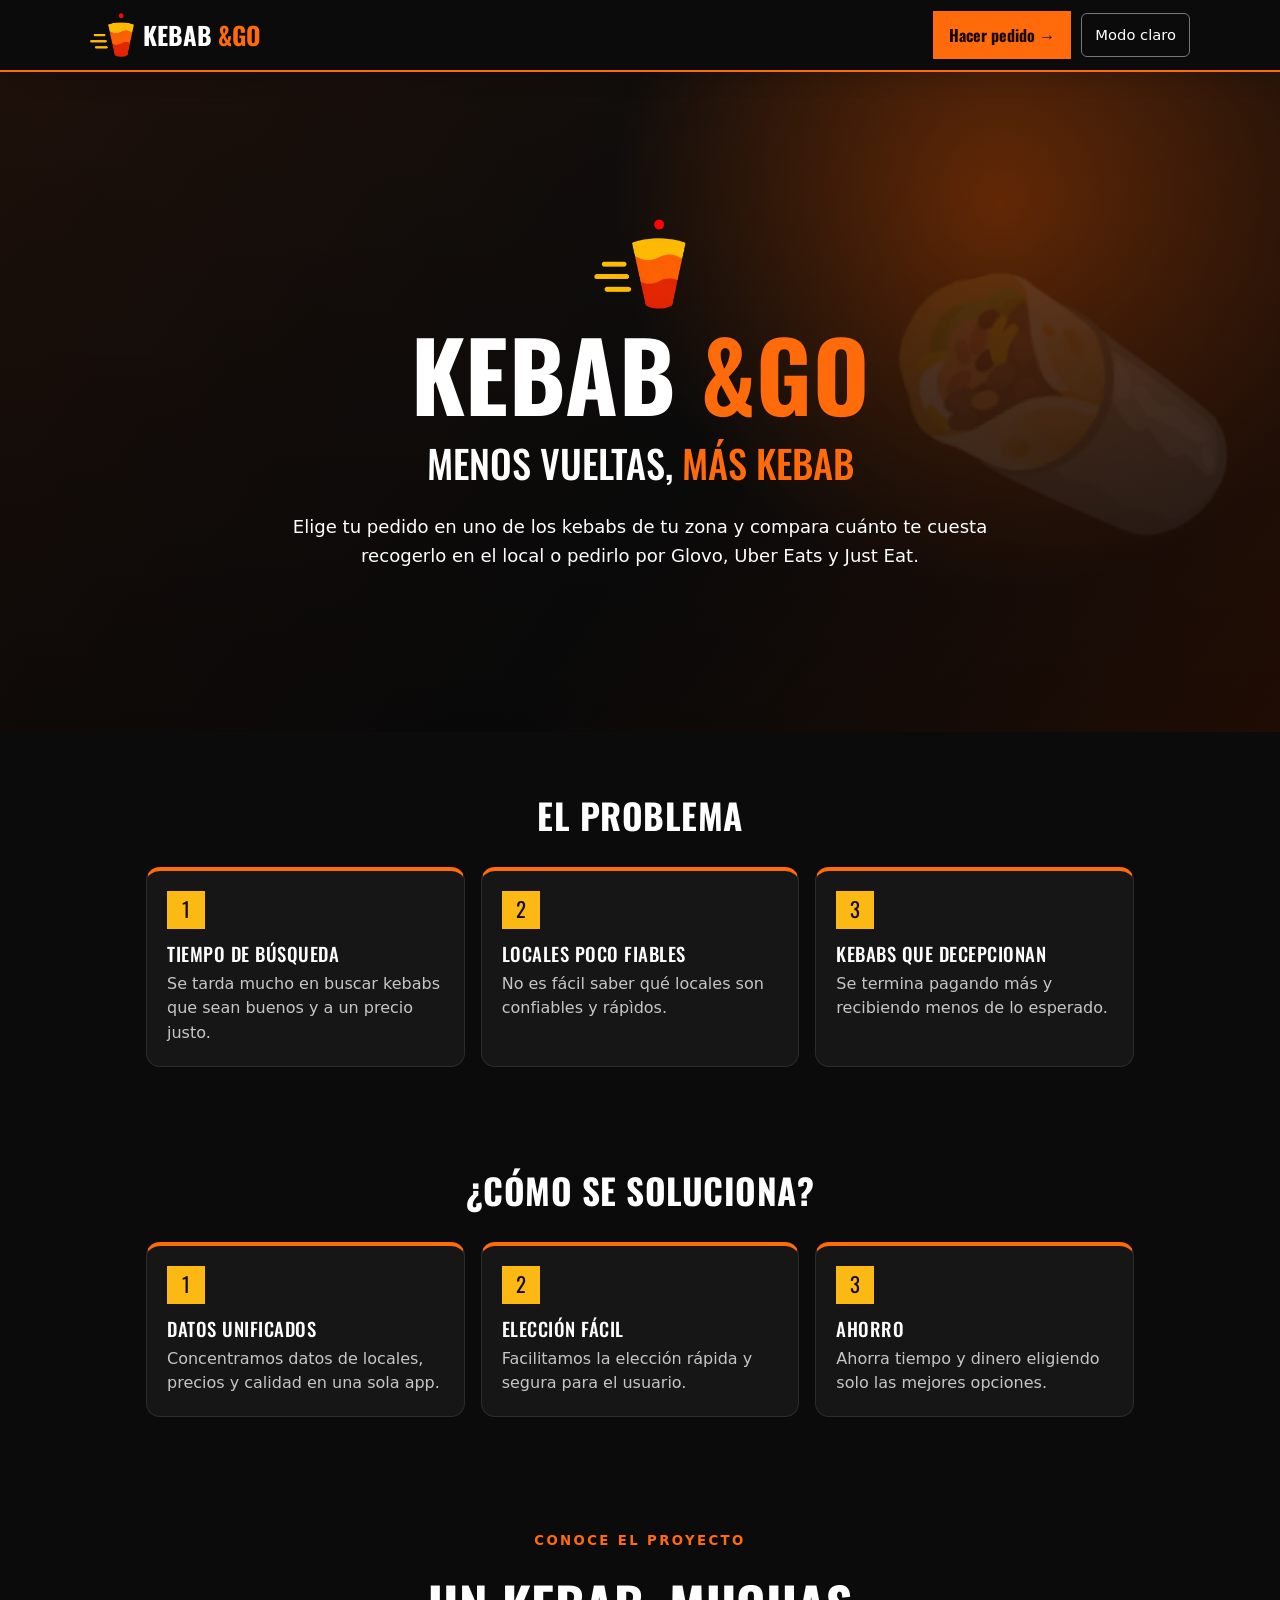
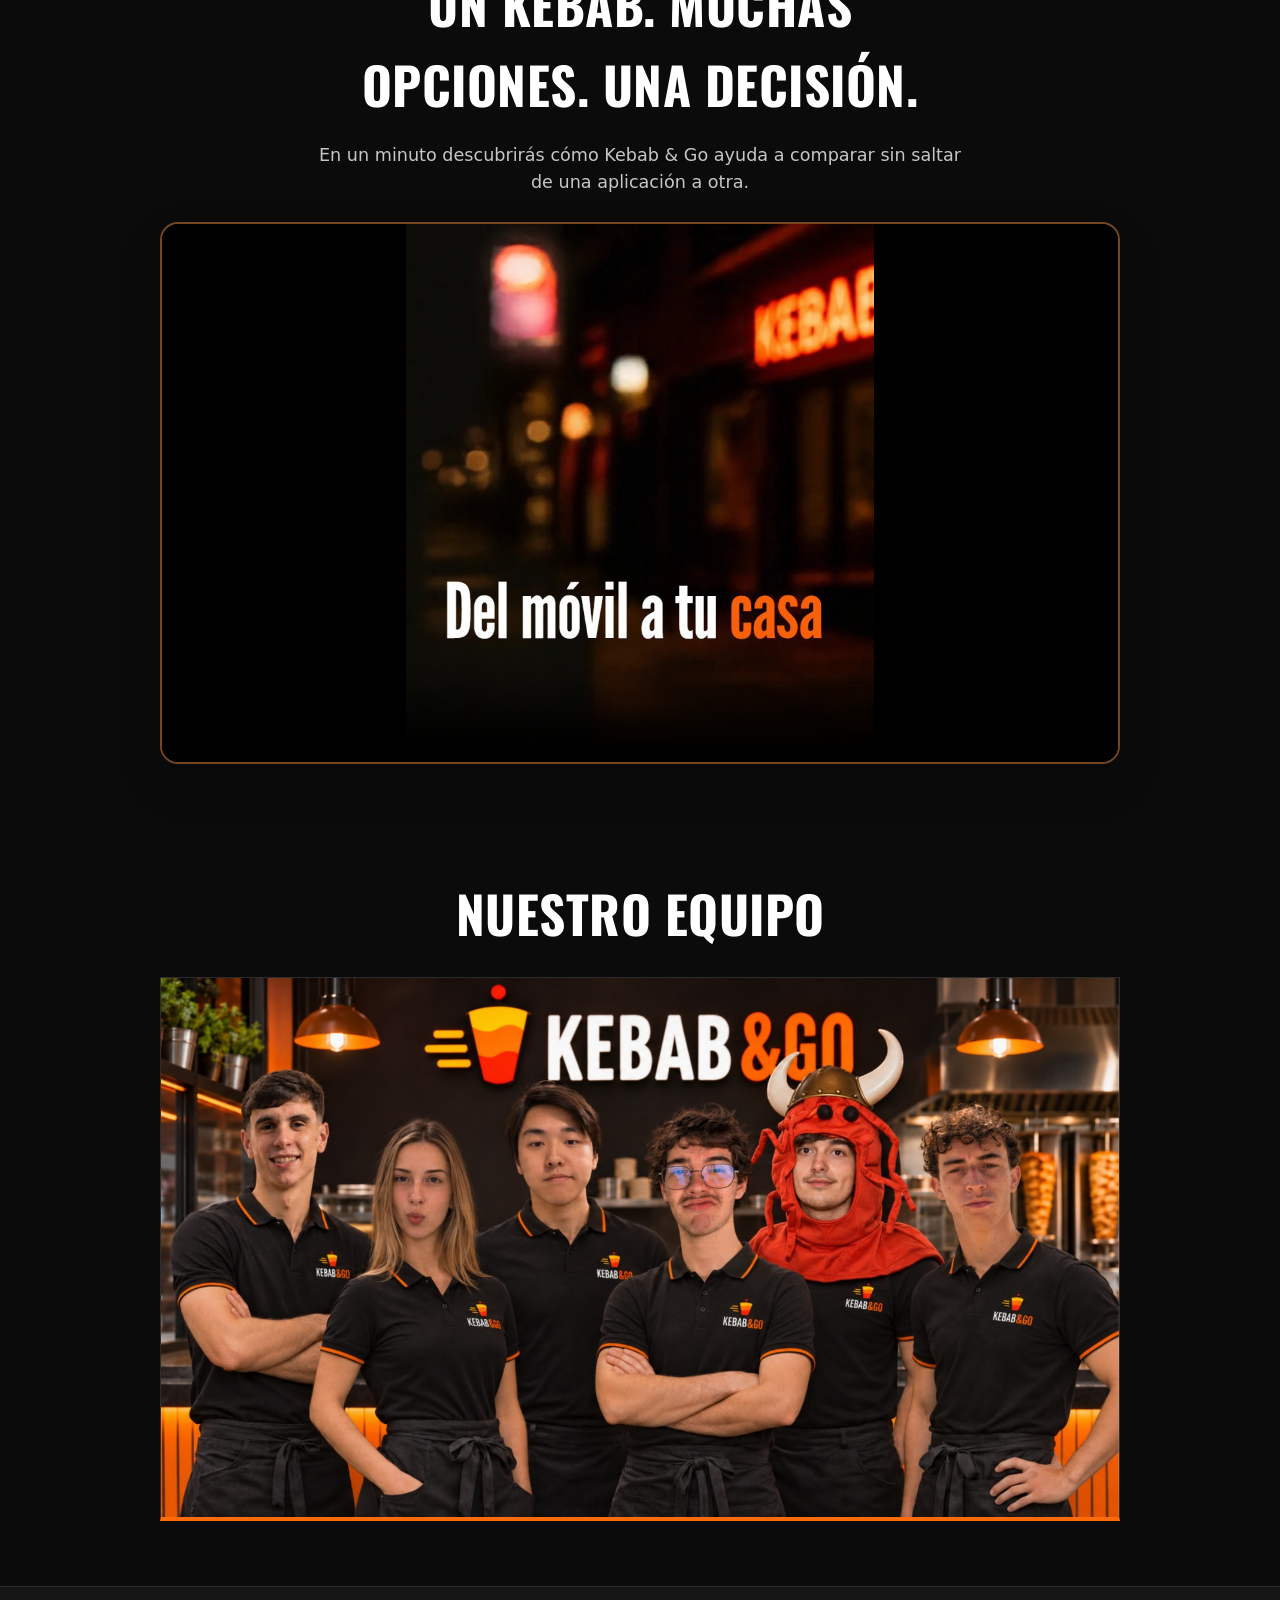
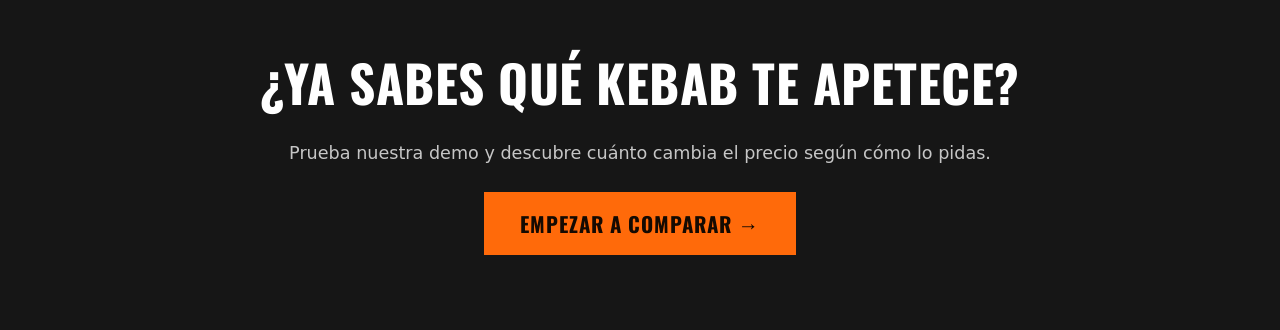
<file: index.html>
<!DOCTYPE html>
<html lang="es">

<head>
    <meta charset="utf-8">
    <meta name="viewport" content="width=device-width, initial-scale=1, viewport-fit=cover">
    <title>KEBAB&amp;GO</title>
    <link rel="icon" href="assets/favicon.png">
    <link rel="preconnect" href="https://fonts.googleapis.com">
    <link rel="preconnect" href="https://fonts.gstatic.com" crossorigin>
    <link href="https://fonts.googleapis.com/css2?family=Oswald:wght@500;700&display=swap" rel="stylesheet">
    <link rel="stylesheet" href="css/style.css">
    <link rel="stylesheet" href="css/inicio.css">
</head>

<body>

    <!-- Navegación fija, visible al desplazar la página -->
    <nav class="nav-global" aria-label="Navegación principal">
        <a class="nav-marca" href="#inicio" onclick="ir('inicio'); return false;">
            <img src="assets/logo.png" alt="" width="40" height="40">
            <span>KEBAB <strong>&amp;GO</strong></span>
        </a>
        <div class="nav-acciones">
            <button class="btn-nav-pedido" id="btn-nav-pedido" type="button">Hacer pedido →</button>
            <button class="btn-tema" type="button" aria-label="Cambiar modo de color">Modo claro</button>
        </div>
    </nav>

    <!-- ==================== PANTALLA 1: INICIO ==================== -->
    <div id="inicio">

        <section class="hero">

            <!-- Fondo de portada: no requiere vídeo ni imagen externa -->
            <div class="hero-decoracion" aria-hidden="true">🌯</div>
            <div class="hero-capa"></div>

            <div class="hero-contenido">
                <img class="logo" src="assets/logo.png" alt="Logo de KEBAB&GO">
                <h1>KEBAB <span>&amp;GO</span></h1>
                <p class="lema">Menos vueltas, <span>más kebab</span></p>
                <p class="desc">
                    Elige tu pedido en uno de los kebabs de tu zona y compara cuánto te cuesta
                    recogerlo en el local o pedirlo por Glovo, Uber Eats y Just Eat.
                </p>
            </div>

        </section>

        <section class="como">
            <h2>El problema</h2>

            <div class="pasos">
                <div class="paso">
                    <span>1</span>
                    <h3>Tiempo de búsqueda</h3>
                    <p>Se tarda mucho en buscar kebabs que sean buenos y a un precio justo.</p>
                </div>
                <div class="paso">
                    <span>2</span>
                    <h3>Locales poco fiables</h3>
                    <p>No es fácil saber qué locales son confiables y rápìdos.</p>
                </div>
                <div class="paso">
                    <span>3</span>
                    <h3>Kebabs que decepcionan</h3>
                    <p>Se termina pagando más y recibiendo menos de lo esperado.</p>
                </div>
            </div>
            <h2>¿Cómo se soluciona?</h2>

            <div class="pasos">
                <div class="paso">
                    <span>1</span>
                    <h3>Datos unificados</h3>
                    <p>Concentramos datos de locales, precios y calidad en una sola app.</p>
                </div>
                <div class="paso">
                    <span>2</span>
                    <h3>Elección fácil</h3>
                    <p>Facilitamos la elección rápida y segura para el usuario.</p>
                </div>
                <div class="paso">
                    <span>3</span>
                    <h3>Ahorro</h3>
                    <p>Ahorra tiempo y dinero eligiendo solo las mejores opciones.</p>
                </div>
            </div>
        </section>

        <!-- Vídeo conceptual del proyecto -->
        <section class="video-conceptual" id="video-conceptual" aria-labelledby="titulo-video">
            <div class="video-intro">
                <p class="eyebrow">CONOCE EL PROYECTO</p>
                <h2 id="titulo-video">Un kebab. Muchas opciones. Una decisión.</h2>
                <p>En un minuto descubrirás cómo Kebab &amp; Go ayuda a comparar sin saltar de una aplicación a otra.</p>
            </div>
            <div class="video-embed">
                <video controls preload="metadata" poster="assets/poster.jpg">
                    <source src="assets/video-conceptual.mp4" type="video/mp4">
                    Tu navegador no soporta la reproducción de vídeo.
                </video>
            </div>
        </section>
        
        <!-- Foto del equipo -->
        <section class="equipo" aria-labelledby="titulo-equipo">
            <h2 id="titulo-equipo">Nuestro equipo</h2>
            <img src="assets/equipo.jpeg" alt="El equipo de KEBAB&amp;GO con el uniforme del local">
        </section>

        <section class="cta-final">
            <h2>¿Ya sabes qué kebab te apetece?</h2>
            <p>Prueba nuestra demo y descubre cuánto cambia el precio según cómo lo pidas.</p>
            <button class="btn-grande" type="button" onclick="ir('menu')">Empezar a comparar →</button>
        </section>

    </div>

    <!-- ==================== PANTALLAS 2 Y 3: COMPARADOR ==================== -->
    <div id="comparador" hidden>

        <div class="wrap">

            <header>
                <p>Compara tu pedido: recoger en local vs. apps de reparto</p>
            </header>

            <div class="steps">
                <span id="s1" class="on">1. Elige tu pedido</span>
                <span id="s2">2. Compara precios</span>
            </div>

            <main id="app"></main>

        </div>

        <div class="bar" id="bar">
            <div></div>
        </div>

    </div>

    <script src="js/tema.js"></script>
    <script src="js/data.js"></script>
    <script src="js/app.js"></script>

</body>

</html>
</file>
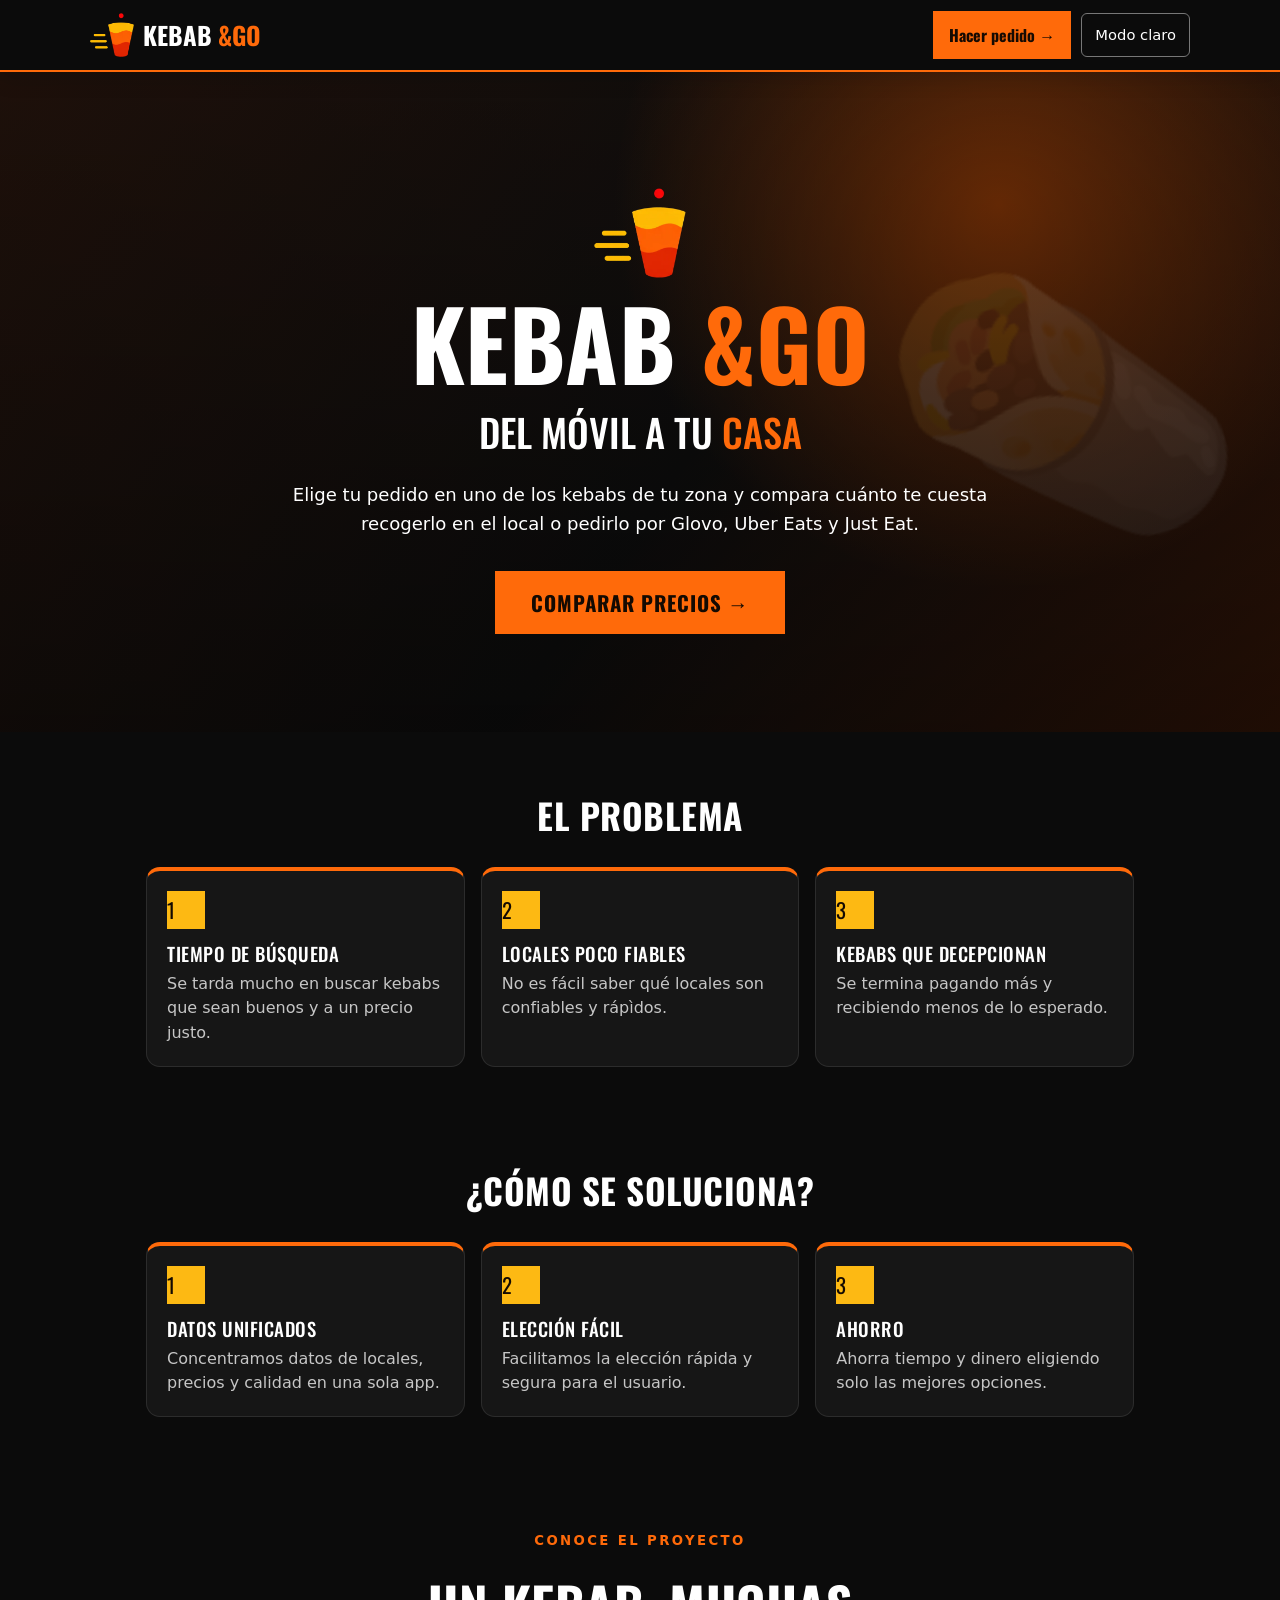
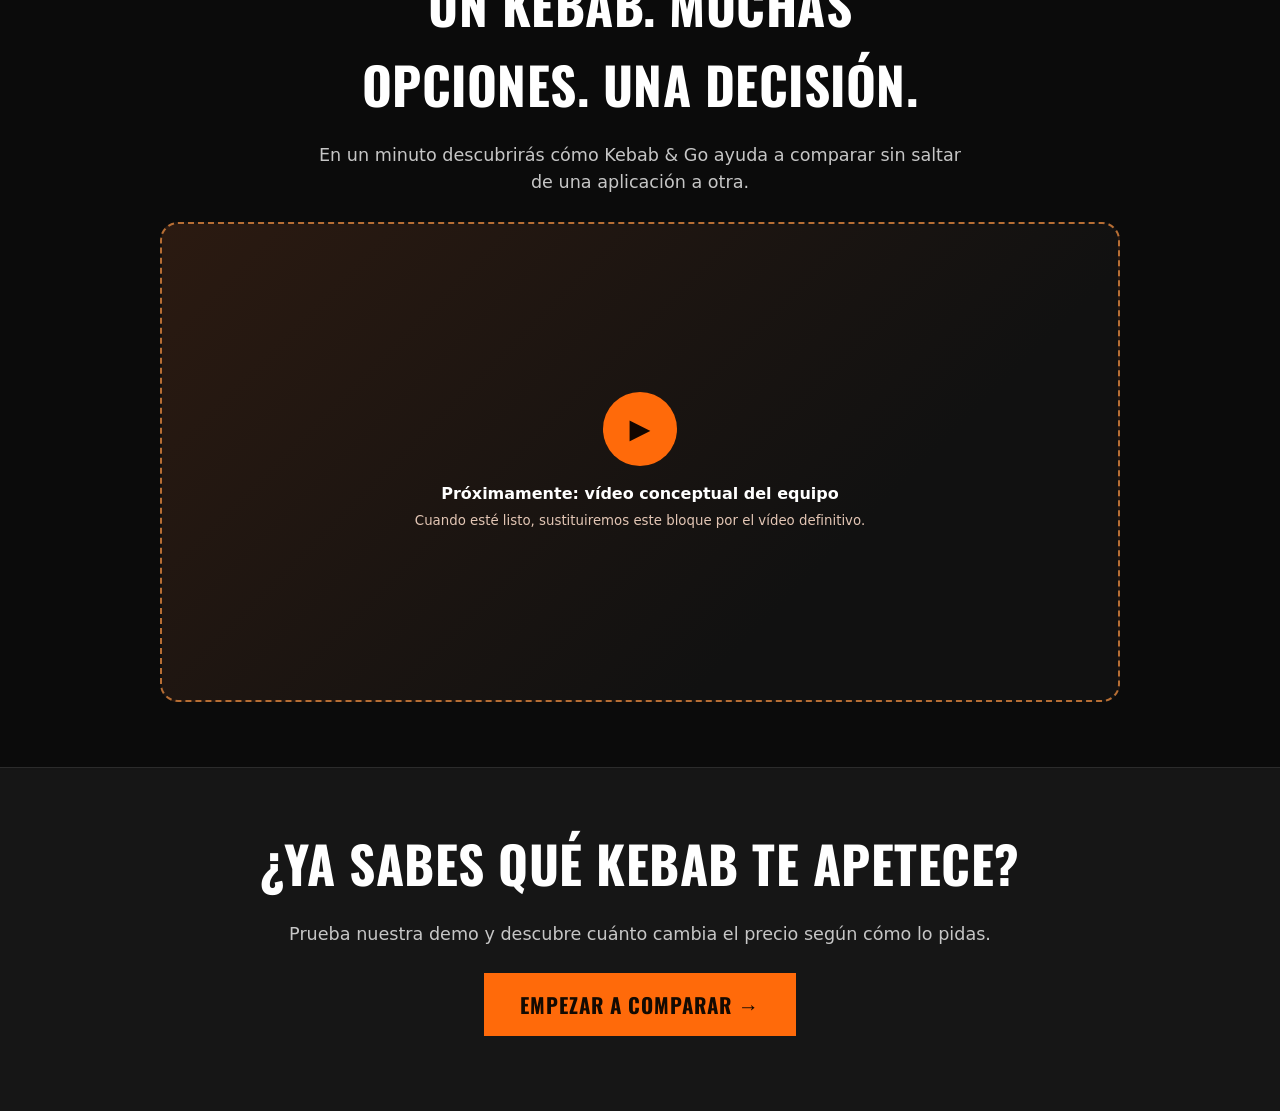
<file: kebab-and-go/index.html>
<!DOCTYPE html>
<html lang="es">

<head>
    <meta charset="utf-8">
    <meta name="viewport" content="width=device-width, initial-scale=1, viewport-fit=cover">
    <title>KEBAB&amp;GO</title>
    <link rel="icon" href="assets/favicon.png">
    <link rel="preconnect" href="https://fonts.googleapis.com">
    <link rel="preconnect" href="https://fonts.gstatic.com" crossorigin>
    <link href="https://fonts.googleapis.com/css2?family=Oswald:wght@500;700&display=swap" rel="stylesheet">
    <link rel="stylesheet" href="css/style.css">
    <link rel="stylesheet" href="css/inicio.css">
</head>

<body>

    <!-- Navegación fija, visible al desplazar la página -->
    <nav class="nav-global" aria-label="Navegación principal">
        <a class="nav-marca" href="#inicio" onclick="ir('inicio'); return false;">
            <img src="assets/logo.png" alt="" width="40" height="40">
            <span>KEBAB <strong>&amp;GO</strong></span>
        </a>
        <div class="nav-acciones">
            <button class="btn-nav-pedido" id="btn-nav-pedido" type="button">Hacer pedido →</button>
            <button class="btn-tema" type="button" aria-label="Cambiar modo de color">Modo claro</button>
        </div>
    </nav>

    <!-- ==================== PANTALLA 1: INICIO ==================== -->
    <div id="inicio">

        <section class="hero">

            <!-- Fondo de portada: no requiere vídeo ni imagen externa -->
            <div class="hero-decoracion" aria-hidden="true">🌯</div>
            <div class="hero-capa"></div>

            <div class="hero-contenido">
                <img class="logo" src="assets/logo.png" alt="Logo de KEBAB&GO">
                <h1>KEBAB <span>&amp;GO</span></h1>
                <p class="lema">Del móvil a tu <span>casa</span></p>
                <p class="desc">
                    Elige tu pedido en uno de los kebabs de tu zona y compara cuánto te cuesta
                    recogerlo en el local o pedirlo por Glovo, Uber Eats y Just Eat.
                </p>
                <button class="btn-grande" type="button" onclick="ir('menu')">Comparar precios →</button>
            </div>

        </section>

        <section class="como">
            <h2>El problema</h2>

            <div class="pasos">
                <div class="paso">
                    <span>1</span>
                    <h3>Tiempo de búsqueda</h3>
                    <p>Se tarda mucho en buscar kebabs que sean buenos y a un precio justo.</p>
                </div>
                <div class="paso">
                    <span>2</span>
                    <h3>Locales poco fiables</h3>
                    <p>No es fácil saber qué locales son confiables y rápìdos.</p>
                </div>
                <div class="paso">
                    <span>3</span>
                    <h3>Kebabs que decepcionan</h3>
                    <p>Se termina pagando más y recibiendo menos de lo esperado.</p>
                </div>
            </div>
            <h2>¿Cómo se soluciona?</h2>

            <div class="pasos">
                <div class="paso">
                    <span>1</span>
                    <h3>Datos unificados</h3>
                    <p>Concentramos datos de locales, precios y calidad en una sola app.</p>
                </div>
                <div class="paso">
                    <span>2</span>
                    <h3>Elección fácil</h3>
                    <p>Facilitamos la elección rápida y segura para el usuario.</p>
                </div>
                <div class="paso">
                    <span>3</span>
                    <h3>Ahorro</h3>
                    <p>Ahorra tiempo y dinero eligiendo solo las mejores opciones.</p>
                </div>
            </div>
        </section>

        <!-- Vídeo conceptual pendiente de entrega por el equipo -->
        <section class="video-conceptual" id="video-conceptual" aria-labelledby="titulo-video">
            <div class="video-intro">
                <p class="eyebrow">CONOCE EL PROYECTO</p>
                <h2 id="titulo-video">Un kebab. Muchas opciones. Una decisión.</h2>
                <p>En un minuto descubrirás cómo Kebab &amp; Go ayuda a comparar sin saltar de una aplicación a otra.</p>
            </div>
            <div class="video-pendiente">
                <span aria-hidden="true">▶</span>
                <p>Próximamente: vídeo conceptual del equipo</p>
                <small>Cuando esté listo, sustituiremos este bloque por el vídeo definitivo.</small>
            </div>
        </section>

        <section class="cta-final">
            <h2>¿Ya sabes qué kebab te apetece?</h2>
            <p>Prueba nuestra demo y descubre cuánto cambia el precio según cómo lo pidas.</p>
            <button class="btn-grande" type="button" onclick="ir('menu')">Empezar a comparar →</button>
        </section>

    </div>

    <!-- ==================== PANTALLAS 2 Y 3: COMPARADOR ==================== -->
    <div id="comparador" hidden>

        <div class="wrap">

            <header>
                <p>Compara tu pedido: recoger en local vs. apps de reparto</p>
            </header>

            <div class="steps">
                <span id="s1" class="on">1. Elige tu pedido</span>
                <span id="s2">2. Compara precios</span>
            </div>

            <main id="app"></main>

        </div>

        <div class="bar" id="bar">
            <div></div>
        </div>

    </div>

    <script src="js/tema.js"></script>
    <script src="js/data.js"></script>
    <script src="js/app.js"></script>

</body>

</html>
</file>
<file: css/style.css>
/* ==========================================================
   KEBAB&GO · Estilos generales
   Estilo: negro + naranja + amarillo, tipografía condensada
   ========================================================== */

/* ---------- Colores: modo oscuro (por defecto) ---------- */
:root {
    --bg: #0b0b0b;          /* fondo, casi negro */
    --card: #161616;        /* tarjetas */
    --tx: #ffffff;          /* texto */
    --mut: #c6c6c6;         /* texto secundario */
    --bd: #2c2c2c;          /* bordes */
    --ac: #ff6a0a;          /* naranja de la marca */
    --acx: #140a02;         /* texto sobre el naranja */
    --amarillo: #fdb913;    /* amarillo del logo */
    --brand: #000000;       /* cabecera */
    --brand-tx: #ffffff;
    --link: #ff8a3d;
    --ok: #7ed957;
    --okbg: #1b2a14;

    --fuente-titulos: "Oswald", "Bebas Neue", Impact, "Arial Narrow", sans-serif;
}

/* ---------- Colores: modo claro ---------- */
:root[data-theme="light"] {
    --bg: #fff6ea;
    --card: #ffffff;
    --tx: #1a1410;
    --mut: #655548;
    --bd: #f0dcc6;
    --ac: #ff6a0a;
    --acx: #140a02;
    --brand: #000000;
    --brand-tx: #ffffff;
    --link: #d4560a;
    --ok: #2f7d1a;
    --okbg: #e8f5df;
}

/* ---------- Base ---------- */
[hidden] {
    display: none !important;
}

* {
    box-sizing: border-box;
}

body {
    margin: 0;
    background: var(--bg);
    color: var(--tx);
    font-family: system-ui, -apple-system, "Segoe UI", Roboto, sans-serif;
    line-height: 1.55;
    transition: background 0.2s, color 0.2s;
}

h1,
h2,
h3 {
    font-family: var(--fuente-titulos);
    text-transform: uppercase;
    letter-spacing: 0.5px;
}

.wrap {
    max-width: 880px;
    margin: 0 auto;
    padding: 16px 16px 110px;
}

/* ---------- Cabecera ---------- */
header {
    padding: 16px;
    border-bottom: 4px solid var(--ac);
    background: var(--brand);
    color: var(--brand-tx);
}

.header-top {
    display: flex;
    justify-content: space-between;
    align-items: center;
    gap: 12px;
}

.marca {
    display: flex;
    align-items: center;
    gap: 10px;
    color: inherit;
    text-decoration: none;
}

.marca img {
    width: 44px;
    height: auto;
}

header h1 {
    margin: 0;
    font-size: 2rem;
    line-height: 1;
}

h1 span,
.lema span {
    color: var(--ac);
}

header p {
    margin: 10px 0 0;
    opacity: 0.85;
}

.btn-tema {
    padding: 6px 12px;
    border: 1px solid #ffffff;
    background: transparent;
    color: #ffffff;
    font: inherit;
    font-size: 0.92rem;
    cursor: pointer;
}

.btn-tema:hover {
    background: #ffffff;
    color: #000000;
}

/* ---------- Pasos ---------- */
.steps {
    display: flex;
    gap: 8px;
    margin: 16px 0;
    font-size: 0.97rem;
    color: var(--mut);
}

.steps span {
    flex: 1;
    padding: 6px 0;
    border-bottom: 3px solid var(--bd);
}

.steps .on {
    color: var(--tx);
    border-color: var(--ac);
    font-weight: 600;
}

.como h2 + .pasos + h2 {
    margin-top: 96px;
}

/* ---------- Pestañas de restaurantes ---------- */
.tabs {
    display: grid;
    grid-template-columns: repeat(3, 1fr);
    gap: 8px;
    margin-bottom: 14px;
}

.tab {
    padding: 10px;
    border: 2px solid var(--bd);
    background: var(--card);
    color: var(--tx);
    font: inherit;
    text-align: left;
    cursor: pointer;
}

.tab.on {
    border-color: var(--ac);
    background: color-mix(in srgb, var(--ac) 15%, var(--card));
    box-shadow: inset 0 -4px 0 var(--ac);
}

.tab:hover { border-color: var(--ac); }
.tab:focus-visible { outline: 3px solid var(--amarillo); outline-offset: 2px; }
.tab b {
    display: block;
    font-family: var(--fuente-titulos);
    font-size: 1.14rem;
    font-weight: 600;
    text-transform: uppercase;
}

.tab small {
    color: var(--mut);
}

/* ---------- Productos ---------- */
.item {
    display: flex;
    justify-content: space-between;
    align-items: center;
    gap: 12px;
    margin-bottom: 8px;
    padding: 12px;
    border: 1px solid var(--bd);
    background: var(--card);
}

.item h3 {
    margin: 0;
    font-size: 1.05rem;
    font-weight: 500;
}

.item p {
    margin: 2px 0 0;
    color: var(--mut);
    font-size: 0.97rem;
}

.price {
    color: var(--amarillo);
    font-weight: 700;
    white-space: nowrap;
}

:root[data-theme="light"] .price {
    color: var(--link);
}

.qty {
    display: flex;
    align-items: center;
    gap: 8px;
}

.qty button {
    width: 34px;
    height: 34px;
    border: 1px solid var(--bd);
    background: var(--bg);
    color: var(--tx);
    font-size: 1.1rem;
    cursor: pointer;
}

.qty button.add {
    background: var(--ac);
    border-color: var(--ac);
    color: var(--acx);
    font-weight: 700;
}

/* ---------- Barra inferior ---------- */
.bar {
    position: fixed;
    left: 0;
    right: 0;
    bottom: 0;
    padding: 12px 16px calc(12px + env(safe-area-inset-bottom, 0px));
    border-top: 2px solid var(--ac);
    background: var(--card);
}

.bar div {
    display: flex;
    justify-content: space-between;
    align-items: center;
    gap: 12px;
    max-width: 880px;
    margin: 0 auto;
}

.bar small {
    color: var(--mut);
}

/* ---------- Botones ---------- */
.btn {
    padding: 12px 18px;
    border: 0;
    background: var(--ac);
    color: var(--acx);
    font-family: var(--fuente-titulos);
    font-size: 1.05rem;
    font-weight: 700;
    letter-spacing: 0.5px;
    text-transform: uppercase;
    cursor: pointer;
}

.btn:hover {
    filter: brightness(1.1);
}

.btn:disabled {
    opacity: 0.4;
    cursor: not-allowed;
}

.link {
    margin-bottom: 10px;
    padding: 0;
    border: 0;
    background: none;
    color: var(--link);
    font: inherit;
    cursor: pointer;
}

/* ---------- Pantalla de comparación ---------- */
.sum {
    margin-bottom: 16px;
    padding: 12px;
    border: 1px solid var(--bd);
    background: var(--card);
    font-size: 0.9rem;
}

.sum ul {
    margin: 6px 0 0;
    padding: 0;
    list-style: none;
}

.sum li {
    display: flex;
    justify-content: space-between;
}

.opt {
    margin-bottom: 10px;
    padding: 14px;
    border: 2px solid var(--bd);
    background: var(--card);
}

.opt.best {
    border-color: var(--ok);
}

.opt .top {
    display: flex;
    justify-content: space-between;
    align-items: center;
    gap: 8px;
}

.opt h3 {
    margin: 0;
    font-size: 1.1rem;
    font-weight: 500;
}

.tot {
    font-family: var(--fuente-titulos);
    font-size: 1.7rem;
    font-weight: 700;
}

.tag {
    margin-left: 6px;
    padding: 2px 8px;
    background: var(--okbg);
    color: var(--ok);
    font-family: system-ui, sans-serif;
    font-size: 0.72rem;
    font-weight: 700;
    letter-spacing: 0;
}

.diff {
    color: var(--mut);
    font-size: 0.97rem;
}

.det {
    margin-top: 8px;
    color: var(--mut);
    font-size: 0.97rem;
}

.det div {
    display: flex;
    justify-content: space-between;
}

.det .nota-app {
    margin-top: 4px;
    font-style: italic;
}

.note {
    margin-top: 16px;
    color: var(--mut);
    font-size: 0.93rem;
}


/* Barra superior fija para ambas vistas */
body { padding-top: 72px; }
.nav-global {
 position: fixed; z-index: 1000; top: 0; left: 0; right: 0;
 min-height: 72px; padding: 10px max(18px, calc((100vw - 1100px) / 2));
 display: flex; align-items: center; justify-content: space-between; gap: 14px;
 background: rgba(12,12,12,.97); color: #fff;
 border-bottom: 2px solid var(--ac); box-shadow: 0 6px 20px rgba(0,0,0,.16);
}
.nav-marca { display: flex; align-items: center; gap: 9px; color: white; text-decoration: none; font-family: var(--fuente-titulos); font-size: 1.55rem; font-weight: 700; white-space: nowrap; }
.nav-marca img { height: 44px; width: 44px; object-fit: contain; }
.nav-marca strong { color: var(--ac); }
.nav-acciones { display: flex; align-items: center; gap: 10px; }
.btn-nav-pedido { border: none; background: var(--ac); color: #160a02; padding: 12px 16px; font-family: var(--fuente-titulos); font-size: 1rem; font-weight: 700; cursor: pointer; white-space: nowrap; }
.nav-global .btn-tema { border-color: #777; border-radius: 6px; padding: 10px 13px; white-space: nowrap; }
.nav-global button:focus-visible { outline: 3px solid var(--amarillo); outline-offset: 3px; }
#comparador header { border-radius: 12px; }
#comparador header p { margin-top: 0; font-size: 1.1rem; }
.tabs { gap: 10px; }
.tab { min-height: 85px; border-radius: 12px; transition: background .18s, border-color .18s; }
.item { border-radius: 12px; padding: 17px; margin-bottom: 10px; }
.item h3 { font-size: 1.23rem; }
.item p { font-size: 1rem; }
.price { font-size: 1.1rem; }
.note { line-height: 1.6; }
@media (max-width: 620px) {
 body { padding-top: 65px; }
 .nav-global { min-height: 65px; padding: 8px 12px; gap: 7px; }
 .nav-marca { font-size: 1.15rem; gap: 3px; }
 .nav-marca img { width: 35px; height: 35px; }
 .nav-acciones { gap: 6px; }
 .btn-nav-pedido { font-size: .87rem; padding: 10px 9px; }
 .nav-global .btn-tema { font-size: .8rem; padding: 8px 6px; }
 .tabs { grid-template-columns: 1fr; }
 .tab { min-height: 54px; }
 .bar { z-index: 800; }
}
</file>
<file: css/inicio.css>
/* ==========================================================
   KEBAB&GO · Página de inicio
   ========================================================== */

/* ---------- Portada ---------- */
.hero {
    position: relative;
    display: flex;
    align-items: center;
    justify-content: center;
    min-height: min(76vh, 660px);
    padding: 90px 24px 72px;
    overflow: hidden;
    background: radial-gradient(circle at 78% 20%, #8a3807 0, transparent 34%), linear-gradient(125deg, #27150d 0%, #101010 55%, #3b1808 100%);
    text-align: center;
    color: #ffffff;
}

.hero-video {
    position: absolute;
    top: 0;
    left: 0;
    width: 100%;
    height: 100%;
    object-fit: cover;
}

/* Capa oscura para que el texto se lea bien sobre el vídeo */
.hero-capa {
    position: absolute;
    top: 0;
    left: 0;
    width: 100%;
    height: 100%;
    background: linear-gradient(to bottom, rgba(0, 0, 0, 0.24), rgba(0, 0, 0, 0.48));
}

.hero .btn-tema {
    position: absolute;
    top: 16px;
    right: 16px;
    z-index: 2;
}

.hero-contenido {
    position: relative;
    z-index: 1;
    max-width: 730px;
}

.logo {
    width: 92px;
    height: auto;
    margin-bottom: 8px;
}

.hero h1 {
    margin: 0;
    font-size: clamp(3.1rem, 10vw, 6rem);
    font-weight: 700;
    line-height: 1;
}

.lema {
    margin: 12px 0 20px;
    font-family: var(--fuente-titulos);
    font-size: clamp(1.6rem, 5vw, 2.4rem);
    font-weight: 500;
    text-transform: uppercase;
}

.desc {
    margin: 0 0 32px;
    color: #e6e6e6;
    font-size: 1.05rem;
    line-height: 1.6;
}

.btn-grande {
    display: inline-block;
    padding: 16px 36px;
    border: 0;
    cursor: pointer;
    background: var(--ac);
    color: var(--acx);
    font-family: var(--fuente-titulos);
    font-size: 1.3rem;
    font-weight: 700;
    letter-spacing: 1px;
    text-decoration: none;
    text-transform: uppercase;
}

.btn-grande:hover {
    filter: brightness(1.12);
}

/* ---------- Cómo funciona ---------- */
.como {
    max-width: 860px;
    margin: 0 auto;
    padding: 56px 16px;
    text-align: center;
}

.como h2 {
    margin: 0;
    font-size: 2.2rem;
}

.pasos {
    display: grid;
    grid-template-columns: repeat(auto-fit, minmax(200px, 1fr));
    gap: 16px;
    margin-top: 24px;
}

.paso {
    padding: 20px;
    border: 1px solid var(--bd);
    border-top: 4px solid var(--ac);
    background: var(--card);
}

.paso span {
    display: flex;
    align-items: center;
    justify-content: center;
    width: 38px;
    height: 38px;
    background: var(--amarillo);
    color: #140a02;
    font-family: var(--fuente-titulos);
    font-size: 1.3rem;
    line-height: 1;
    text-align: center;
}

.paso h3 {
    margin: 10px 0 4px;
    font-weight: 500;
}

.paso p {
    margin: 0;
    color: var(--mut);
    font-size: 0.9rem;
}

/* Fondo decorativo discreto: portada más corta que antes */
.hero-decoracion {
    position: absolute;
    right: 4%; top: 19%;
    font-size: clamp(8rem, 21vw, 17rem);
    opacity: .16;
    transform: rotate(-16deg);
    pointer-events: none;
}
.hero .desc { color: #ffffff; font-size: 1.13rem; }
.como { max-width: 1020px; }
.paso { border-radius: 14px; text-align: left; }
.paso p { font-size: 1rem; }
.video-conceptual { max-width: 1000px; margin: 0 auto; padding: 45px 20px 65px; text-align: center; }
.video-intro { max-width: 650px; margin: 0 auto 26px; }
.video-intro h2, .cta-final h2 { font-size: clamp(2rem, 5vw, 3.2rem); margin: 6px 0 12px; }
.video-intro p:not(.eyebrow), .cta-final p { color: var(--mut); font-size: 1.1rem; }
.eyebrow { color: var(--ac); font-weight: 800; letter-spacing: .18em; font-size: .83rem; }
.video-embed { width: min(100%, 960px); margin: 0 auto; overflow: hidden; border: 2px solid rgba(183, 110, 52, 0.65); border-radius: 18px; background: #000; box-shadow: 0 20px 45px rgba(0, 0, 0, 0.18); }
.video-embed video { display: block; width: 100%; height: auto; aspect-ratio: 16 / 9; background: #000; }
.cta-final { text-align: center; padding: 50px 22px 75px; background: var(--card); border-top: 1px solid var(--bd); }
.cta-final p { margin-bottom: 25px; }
@media (max-width: 620px) {
 .hero { min-height: 65vh; padding: 85px 20px 60px; }
 .hero-decoracion { opacity: .1; top: 28%; }
 .logo { width: 75px; }
 .como { padding: 40px 16px; }
}

/* ---------- Nuestro equipo ---------- */
.equipo {
    max-width: 1000px;
    margin: 0 auto;
    padding: 45px 20px 65px;
    text-align: center;
}

.equipo h2 {
    margin: 0 0 24px;
    font-size: clamp(2rem, 5vw, 3.2rem);
}

.equipo img {
    display: block;
    width: 100%;
    height: auto;
    border: 1px solid var(--bd);
    border-bottom: 4px solid var(--ac);
}
</file>
<file: kebab-and-go/css/style.css>
/* ==========================================================
   KEBAB&GO · Estilos generales
   Estilo: negro + naranja + amarillo, tipografía condensada
   ========================================================== */

/* ---------- Colores: modo oscuro (por defecto) ---------- */
:root {
    --bg: #0b0b0b;          /* fondo, casi negro */
    --card: #161616;        /* tarjetas */
    --tx: #ffffff;          /* texto */
    --mut: #c6c6c6;         /* texto secundario */
    --bd: #2c2c2c;          /* bordes */
    --ac: #ff6a0a;          /* naranja de la marca */
    --acx: #140a02;         /* texto sobre el naranja */
    --amarillo: #fdb913;    /* amarillo del logo */
    --brand: #000000;       /* cabecera */
    --brand-tx: #ffffff;
    --link: #ff8a3d;
    --ok: #7ed957;
    --okbg: #1b2a14;

    --fuente-titulos: "Oswald", "Bebas Neue", Impact, "Arial Narrow", sans-serif;
}

/* ---------- Colores: modo claro ---------- */
:root[data-theme="light"] {
    --bg: #fff6ea;
    --card: #ffffff;
    --tx: #1a1410;
    --mut: #655548;
    --bd: #f0dcc6;
    --ac: #ff6a0a;
    --acx: #140a02;
    --brand: #000000;
    --brand-tx: #ffffff;
    --link: #d4560a;
    --ok: #2f7d1a;
    --okbg: #e8f5df;
}

/* ---------- Base ---------- */
[hidden] {
    display: none !important;
}

* {
    box-sizing: border-box;
}

body {
    margin: 0;
    background: var(--bg);
    color: var(--tx);
    font-family: system-ui, -apple-system, "Segoe UI", Roboto, sans-serif;
    line-height: 1.55;
    transition: background 0.2s, color 0.2s;
}

h1,
h2,
h3 {
    font-family: var(--fuente-titulos);
    text-transform: uppercase;
    letter-spacing: 0.5px;
}

.wrap {
    max-width: 880px;
    margin: 0 auto;
    padding: 16px 16px 110px;
}

/* ---------- Cabecera ---------- */
header {
    padding: 16px;
    border-bottom: 4px solid var(--ac);
    background: var(--brand);
    color: var(--brand-tx);
}

.header-top {
    display: flex;
    justify-content: space-between;
    align-items: center;
    gap: 12px;
}

.marca {
    display: flex;
    align-items: center;
    gap: 10px;
    color: inherit;
    text-decoration: none;
}

.marca img {
    width: 44px;
    height: auto;
}

header h1 {
    margin: 0;
    font-size: 2rem;
    line-height: 1;
}

h1 span,
.lema span {
    color: var(--ac);
}

header p {
    margin: 10px 0 0;
    opacity: 0.85;
}

.btn-tema {
    padding: 6px 12px;
    border: 1px solid #ffffff;
    background: transparent;
    color: #ffffff;
    font: inherit;
    font-size: 0.92rem;
    cursor: pointer;
}

.btn-tema:hover {
    background: #ffffff;
    color: #000000;
}

/* ---------- Pasos ---------- */
.steps {
    display: flex;
    gap: 8px;
    margin: 16px 0;
    font-size: 0.97rem;
    color: var(--mut);
}

.steps span {
    flex: 1;
    padding: 6px 0;
    border-bottom: 3px solid var(--bd);
}

.steps .on {
    color: var(--tx);
    border-color: var(--ac);
    font-weight: 600;
}

.como h2 + .pasos + h2 {
    margin-top: 96px;
}

/* ---------- Pestañas de restaurantes ---------- */
.tabs {
    display: grid;
    grid-template-columns: repeat(3, 1fr);
    gap: 8px;
    margin-bottom: 14px;
}

.tab {
    padding: 10px;
    border: 2px solid var(--bd);
    background: var(--card);
    color: var(--tx);
    font: inherit;
    text-align: left;
    cursor: pointer;
}

.tab.on {
    border-color: var(--ac);
    background: color-mix(in srgb, var(--ac) 15%, var(--card));
    box-shadow: inset 0 -4px 0 var(--ac);
}

.tab:hover { border-color: var(--ac); }
.tab:focus-visible { outline: 3px solid var(--amarillo); outline-offset: 2px; }
.tab b {
    display: block;
    font-family: var(--fuente-titulos);
    font-size: 1.14rem;
    font-weight: 600;
    text-transform: uppercase;
}

.tab small {
    color: var(--mut);
}

/* ---------- Productos ---------- */
.item {
    display: flex;
    justify-content: space-between;
    align-items: center;
    gap: 12px;
    margin-bottom: 8px;
    padding: 12px;
    border: 1px solid var(--bd);
    background: var(--card);
}

.item h3 {
    margin: 0;
    font-size: 1.05rem;
    font-weight: 500;
}

.item p {
    margin: 2px 0 0;
    color: var(--mut);
    font-size: 0.97rem;
}

.price {
    color: var(--amarillo);
    font-weight: 700;
    white-space: nowrap;
}

:root[data-theme="light"] .price {
    color: var(--link);
}

.qty {
    display: flex;
    align-items: center;
    gap: 8px;
}

.qty button {
    width: 34px;
    height: 34px;
    border: 1px solid var(--bd);
    background: var(--bg);
    color: var(--tx);
    font-size: 1.1rem;
    cursor: pointer;
}

.qty button.add {
    background: var(--ac);
    border-color: var(--ac);
    color: var(--acx);
    font-weight: 700;
}

/* ---------- Barra inferior ---------- */
.bar {
    position: fixed;
    left: 0;
    right: 0;
    bottom: 0;
    padding: 12px 16px calc(12px + env(safe-area-inset-bottom, 0px));
    border-top: 2px solid var(--ac);
    background: var(--card);
}

.bar div {
    display: flex;
    justify-content: space-between;
    align-items: center;
    gap: 12px;
    max-width: 880px;
    margin: 0 auto;
}

.bar small {
    color: var(--mut);
}

/* ---------- Botones ---------- */
.btn {
    padding: 12px 18px;
    border: 0;
    background: var(--ac);
    color: var(--acx);
    font-family: var(--fuente-titulos);
    font-size: 1.05rem;
    font-weight: 700;
    letter-spacing: 0.5px;
    text-transform: uppercase;
    cursor: pointer;
}

.btn:hover {
    filter: brightness(1.1);
}

.btn:disabled {
    opacity: 0.4;
    cursor: not-allowed;
}

.link {
    margin-bottom: 10px;
    padding: 0;
    border: 0;
    background: none;
    color: var(--link);
    font: inherit;
    cursor: pointer;
}

/* ---------- Pantalla de comparación ---------- */
.sum {
    margin-bottom: 16px;
    padding: 12px;
    border: 1px solid var(--bd);
    background: var(--card);
    font-size: 0.9rem;
}

.sum ul {
    margin: 6px 0 0;
    padding: 0;
    list-style: none;
}

.sum li {
    display: flex;
    justify-content: space-between;
}

.opt {
    margin-bottom: 10px;
    padding: 14px;
    border: 2px solid var(--bd);
    background: var(--card);
}

.opt.best {
    border-color: var(--ok);
}

.opt .top {
    display: flex;
    justify-content: space-between;
    align-items: center;
    gap: 8px;
}

.opt h3 {
    margin: 0;
    font-size: 1.1rem;
    font-weight: 500;
}

.tot {
    font-family: var(--fuente-titulos);
    font-size: 1.7rem;
    font-weight: 700;
}

.tag {
    margin-left: 6px;
    padding: 2px 8px;
    background: var(--okbg);
    color: var(--ok);
    font-family: system-ui, sans-serif;
    font-size: 0.72rem;
    font-weight: 700;
    letter-spacing: 0;
}

.diff {
    color: var(--mut);
    font-size: 0.97rem;
}

.det {
    margin-top: 8px;
    color: var(--mut);
    font-size: 0.97rem;
}

.det div {
    display: flex;
    justify-content: space-between;
}

.det .nota-app {
    margin-top: 4px;
    font-style: italic;
}

.note {
    margin-top: 16px;
    color: var(--mut);
    font-size: 0.93rem;
}


/* Barra superior fija para ambas vistas */
body { padding-top: 72px; }
.nav-global {
 position: fixed; z-index: 1000; top: 0; left: 0; right: 0;
 min-height: 72px; padding: 10px max(18px, calc((100vw - 1100px) / 2));
 display: flex; align-items: center; justify-content: space-between; gap: 14px;
 background: rgba(12,12,12,.97); color: #fff;
 border-bottom: 2px solid var(--ac); box-shadow: 0 6px 20px rgba(0,0,0,.16);
}
.nav-marca { display: flex; align-items: center; gap: 9px; color: white; text-decoration: none; font-family: var(--fuente-titulos); font-size: 1.55rem; font-weight: 700; white-space: nowrap; }
.nav-marca img { height: 44px; width: 44px; object-fit: contain; }
.nav-marca strong { color: var(--ac); }
.nav-acciones { display: flex; align-items: center; gap: 10px; }
.btn-nav-pedido { border: none; background: var(--ac); color: #160a02; padding: 12px 16px; font-family: var(--fuente-titulos); font-size: 1rem; font-weight: 700; cursor: pointer; white-space: nowrap; }
.nav-global .btn-tema { border-color: #777; border-radius: 6px; padding: 10px 13px; white-space: nowrap; }
.nav-global button:focus-visible { outline: 3px solid var(--amarillo); outline-offset: 3px; }
#comparador header { border-radius: 12px; }
#comparador header p { margin-top: 0; font-size: 1.1rem; }
.tabs { gap: 10px; }
.tab { min-height: 85px; border-radius: 12px; transition: background .18s, border-color .18s; }
.item { border-radius: 12px; padding: 17px; margin-bottom: 10px; }
.item h3 { font-size: 1.23rem; }
.item p { font-size: 1rem; }
.price { font-size: 1.1rem; }
.note { line-height: 1.6; }
@media (max-width: 620px) {
 body { padding-top: 65px; }
 .nav-global { min-height: 65px; padding: 8px 12px; gap: 7px; }
 .nav-marca { font-size: 1.15rem; gap: 3px; }
 .nav-marca img { width: 35px; height: 35px; }
 .nav-acciones { gap: 6px; }
 .btn-nav-pedido { font-size: .87rem; padding: 10px 9px; }
 .nav-global .btn-tema { font-size: .8rem; padding: 8px 6px; }
 .tabs { grid-template-columns: 1fr; }
 .tab { min-height: 54px; }
 .bar { z-index: 800; }
}
</file>
<file: kebab-and-go/css/inicio.css>
/* ==========================================================
   KEBAB&GO · Página de inicio
   ========================================================== */

/* ---------- Portada ---------- */
.hero {
    position: relative;
    display: flex;
    align-items: center;
    justify-content: center;
    min-height: min(76vh, 660px);
    padding: 90px 24px 72px;
    overflow: hidden;
    background: radial-gradient(circle at 78% 20%, #8a3807 0, transparent 34%), linear-gradient(125deg, #27150d 0%, #101010 55%, #3b1808 100%);
    text-align: center;
    color: #ffffff;
}

.hero-video {
    position: absolute;
    top: 0;
    left: 0;
    width: 100%;
    height: 100%;
    object-fit: cover;
}

/* Capa oscura para que el texto se lea bien sobre el vídeo */
.hero-capa {
    position: absolute;
    top: 0;
    left: 0;
    width: 100%;
    height: 100%;
    background: linear-gradient(to bottom, rgba(0, 0, 0, 0.24), rgba(0, 0, 0, 0.48));
}

.hero .btn-tema {
    position: absolute;
    top: 16px;
    right: 16px;
    z-index: 2;
}

.hero-contenido {
    position: relative;
    z-index: 1;
    max-width: 730px;
}

.logo {
    width: 92px;
    height: auto;
    margin-bottom: 8px;
}

.hero h1 {
    margin: 0;
    font-size: clamp(3.1rem, 10vw, 6rem);
    font-weight: 700;
    line-height: 1;
}

.lema {
    margin: 12px 0 20px;
    font-family: var(--fuente-titulos);
    font-size: clamp(1.6rem, 5vw, 2.4rem);
    font-weight: 500;
    text-transform: uppercase;
}

.desc {
    margin: 0 0 32px;
    color: #e6e6e6;
    font-size: 1.05rem;
    line-height: 1.6;
}

.btn-grande {
    display: inline-block;
    padding: 16px 36px;
    border: 0;
    cursor: pointer;
    background: var(--ac);
    color: var(--acx);
    font-family: var(--fuente-titulos);
    font-size: 1.3rem;
    font-weight: 700;
    letter-spacing: 1px;
    text-decoration: none;
    text-transform: uppercase;
}

.btn-grande:hover {
    filter: brightness(1.12);
}

/* ---------- Cómo funciona ---------- */
.como {
    max-width: 860px;
    margin: 0 auto;
    padding: 56px 16px;
    text-align: center;
}

.como h2 {
    margin: 0;
    font-size: 2.2rem;
}

.pasos {
    display: grid;
    grid-template-columns: repeat(auto-fit, minmax(200px, 1fr));
    gap: 16px;
    margin-top: 24px;
}

.paso {
    padding: 20px;
    border: 1px solid var(--bd);
    border-top: 4px solid var(--ac);
    background: var(--card);
}

.paso span {
    display: inline-block;
    width: 38px;
    height: 38px;
    background: var(--amarillo);
    color: #140a02;
    font-family: var(--fuente-titulos);
    font-size: 1.3rem;
    line-height: 38px;
}

.paso h3 {
    margin: 10px 0 4px;
    font-weight: 500;
}

.paso p {
    margin: 0;
    color: var(--mut);
    font-size: 0.9rem;
}

/* Fondo decorativo discreto: portada más corta que antes */
.hero-decoracion {
    position: absolute;
    right: 4%; top: 19%;
    font-size: clamp(8rem, 21vw, 17rem);
    opacity: .16;
    transform: rotate(-16deg);
    pointer-events: none;
}
.hero .desc { color: #ffffff; font-size: 1.13rem; }
.como { max-width: 1020px; }
.paso { border-radius: 14px; text-align: left; }
.paso p { font-size: 1rem; }
.video-conceptual { max-width: 1000px; margin: 0 auto; padding: 45px 20px 65px; text-align: center; }
.video-intro { max-width: 650px; margin: 0 auto 26px; }
.video-intro h2, .cta-final h2 { font-size: clamp(2rem, 5vw, 3.2rem); margin: 6px 0 12px; }
.video-intro p:not(.eyebrow), .cta-final p { color: var(--mut); font-size: 1.1rem; }
.eyebrow { color: var(--ac); font-weight: 800; letter-spacing: .18em; font-size: .83rem; }
.video-pendiente { display: flex; flex-direction: column; justify-content: center; align-items: center; aspect-ratio: 16 / 8; min-height: 220px; background: linear-gradient(135deg, #2b1a11, #111 70%); border: 2px dashed #b76e34; border-radius: 18px; padding: 20px; color: white; }
.video-pendiente span { display: grid; place-items: center; width: 74px; height: 74px; border-radius: 50%; background: var(--ac); color: #120600; font-size: 1.7rem; }
.video-pendiente p { margin-bottom: 4px; font-weight: 750; }
.video-pendiente small { color: #e3c6b5; }
.cta-final { text-align: center; padding: 50px 22px 75px; background: var(--card); border-top: 1px solid var(--bd); }
.cta-final p { margin-bottom: 25px; }
@media (max-width: 620px) {
 .hero { min-height: 65vh; padding: 85px 20px 60px; }
 .hero-decoracion { opacity: .1; top: 28%; }
 .logo { width: 75px; }
 .como { padding: 40px 16px; }
 .video-pendiente { min-height: 230px; }
}
</file>
